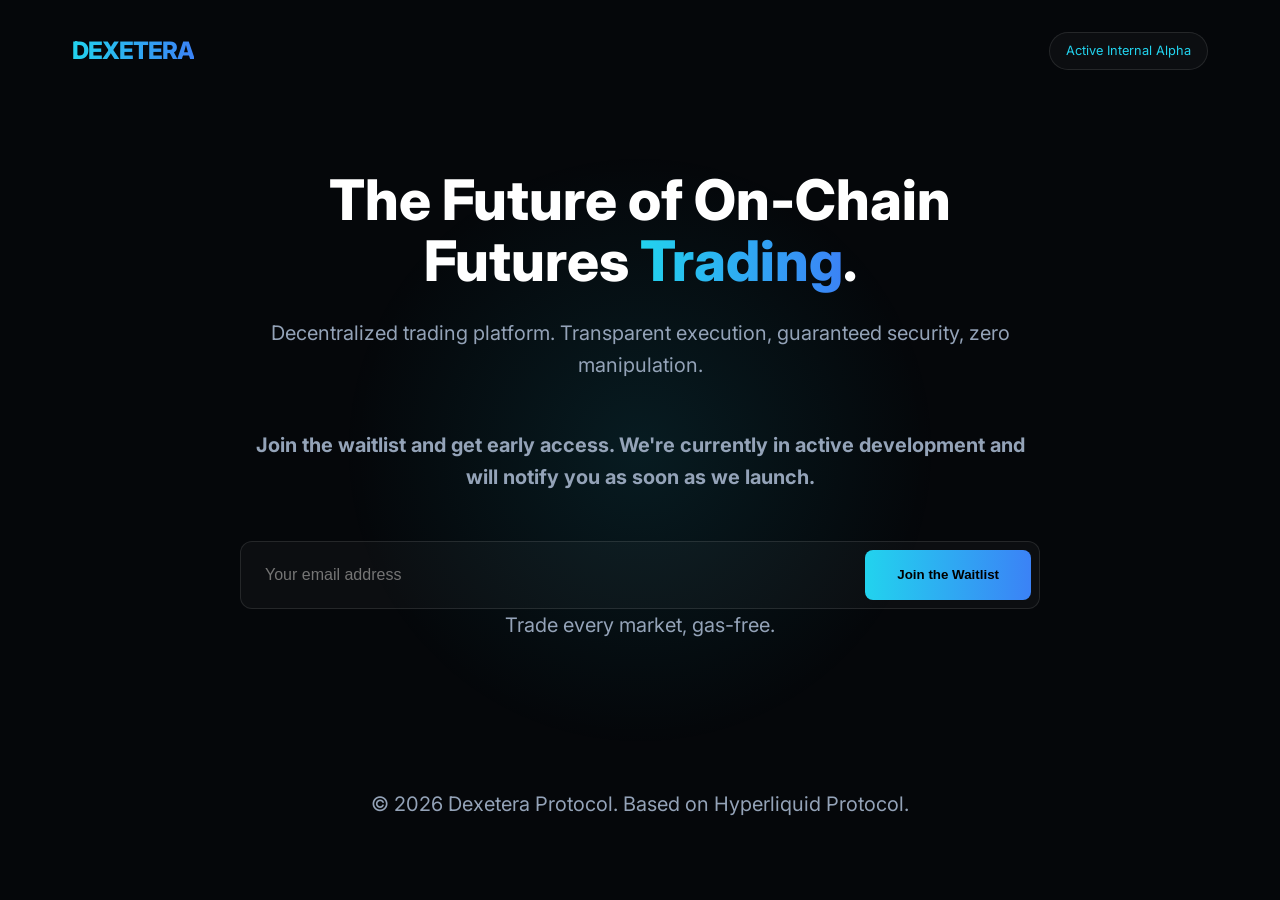
<file: dexetera-waitlist/index.html>
<!DOCTYPE html>
<html lang="en">
<head>
    <!-- Google tag (gtag.js) -->
    <script async src="https://www.googletagmanager.com/gtag/js?id=AW-18108456524"></script>
    <script>
      window.dataLayer = window.dataLayer || [];
      function gtag(){dataLayer.push(arguments);}
      gtag('js', new Date());
      gtag('config', 'AW-18108456524');
    </script>
    <meta charset="UTF-8">
    <meta name="viewport" content="width=device-width, initial-scale=1.0">
    <title>Dexetera | Waitlist</title>
    <link rel="stylesheet" href="style.css">
    <link rel="preconnect" href="https://fonts.googleapis.com">
    <link rel="preconnect" href="https://fonts.gstatic.com" crossorigin>
    <link href="https://fonts.googleapis.com/css2?family=Inter:wght@400;600;800&display=swap" rel="stylesheet">
</head>
<body>
    <div class="background-glow"></div>
    <main class="container">
        <header>
            <div class="logo">DEXETERA</div>
            <div class="status-badge">Active Internal Alpha</div>
        </header>

        <section class="hero">
            <h1>The Future of On-Chain Futures <span>Trading</span>.</h1>
            <p>Decentralized trading platform. Transparent execution, guaranteed security, zero manipulation.</p>
            
            <p><strong>Join the waitlist and get early access. We're currently in active development and will notify you as soon as we launch.</strong></p>
            
            <form id="waitlist-form">
                <div class="input-group">
                    <input type="email" id="user-email" name="email" placeholder="Your email address" required>
                    <button type="submit" id="submit-btn">Join the Waitlist</button>
                </div>
                <p id="response-msg" class="hidden"></p>
            </form>
            <iframe name="mautic-frame" style="display:none" aria-hidden="true"></iframe>
            <form id="mautic-form" action="https://m.dexetera.org/form/submit" method="POST" target="mautic-frame" style="display:none" aria-hidden="true">
                <input type="hidden" name="mauticform[formId]" value="1">
                <input type="hidden" name="mauticform[email]" id="mautic-email">
                <input type="hidden" name="mauticform[messenger]" value="1">
            </form>

            <div id="discord-cta" class="hidden">
                <p class="discord-msg">You're on the list! Join our Discord to stay updated.</p>
                <a href="https://discord.gg/FTKnFECp" target="_blank" rel="noopener noreferrer" class="btn-discord">Join our Discord →</a>
            </div>
            <p>Trade every market, gas-free.</p>
        </section>

        <footer>
            <p>&copy; 2026 Dexetera Protocol. Based on Hyperliquid Protocol.</p>
        </footer>
    </main>
    <script src="script.js"></script>
</body>
</html>
</file>
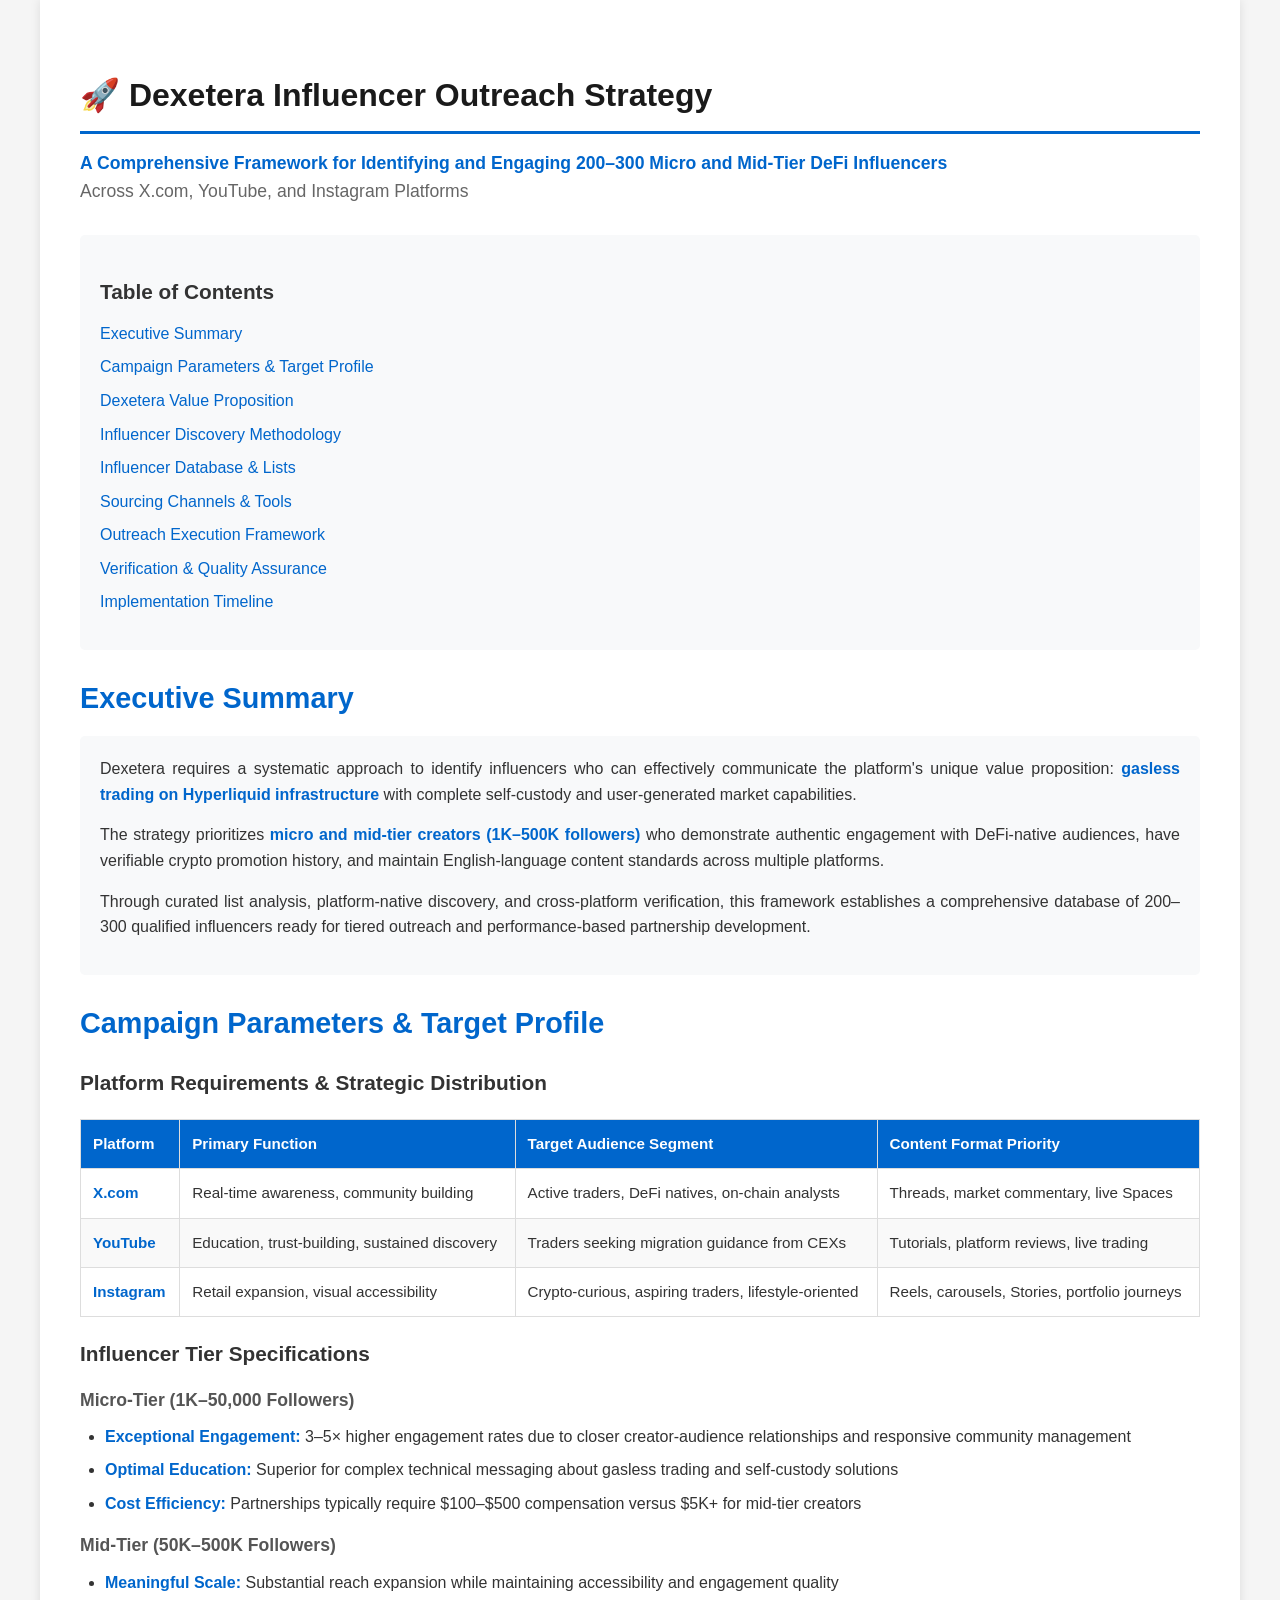
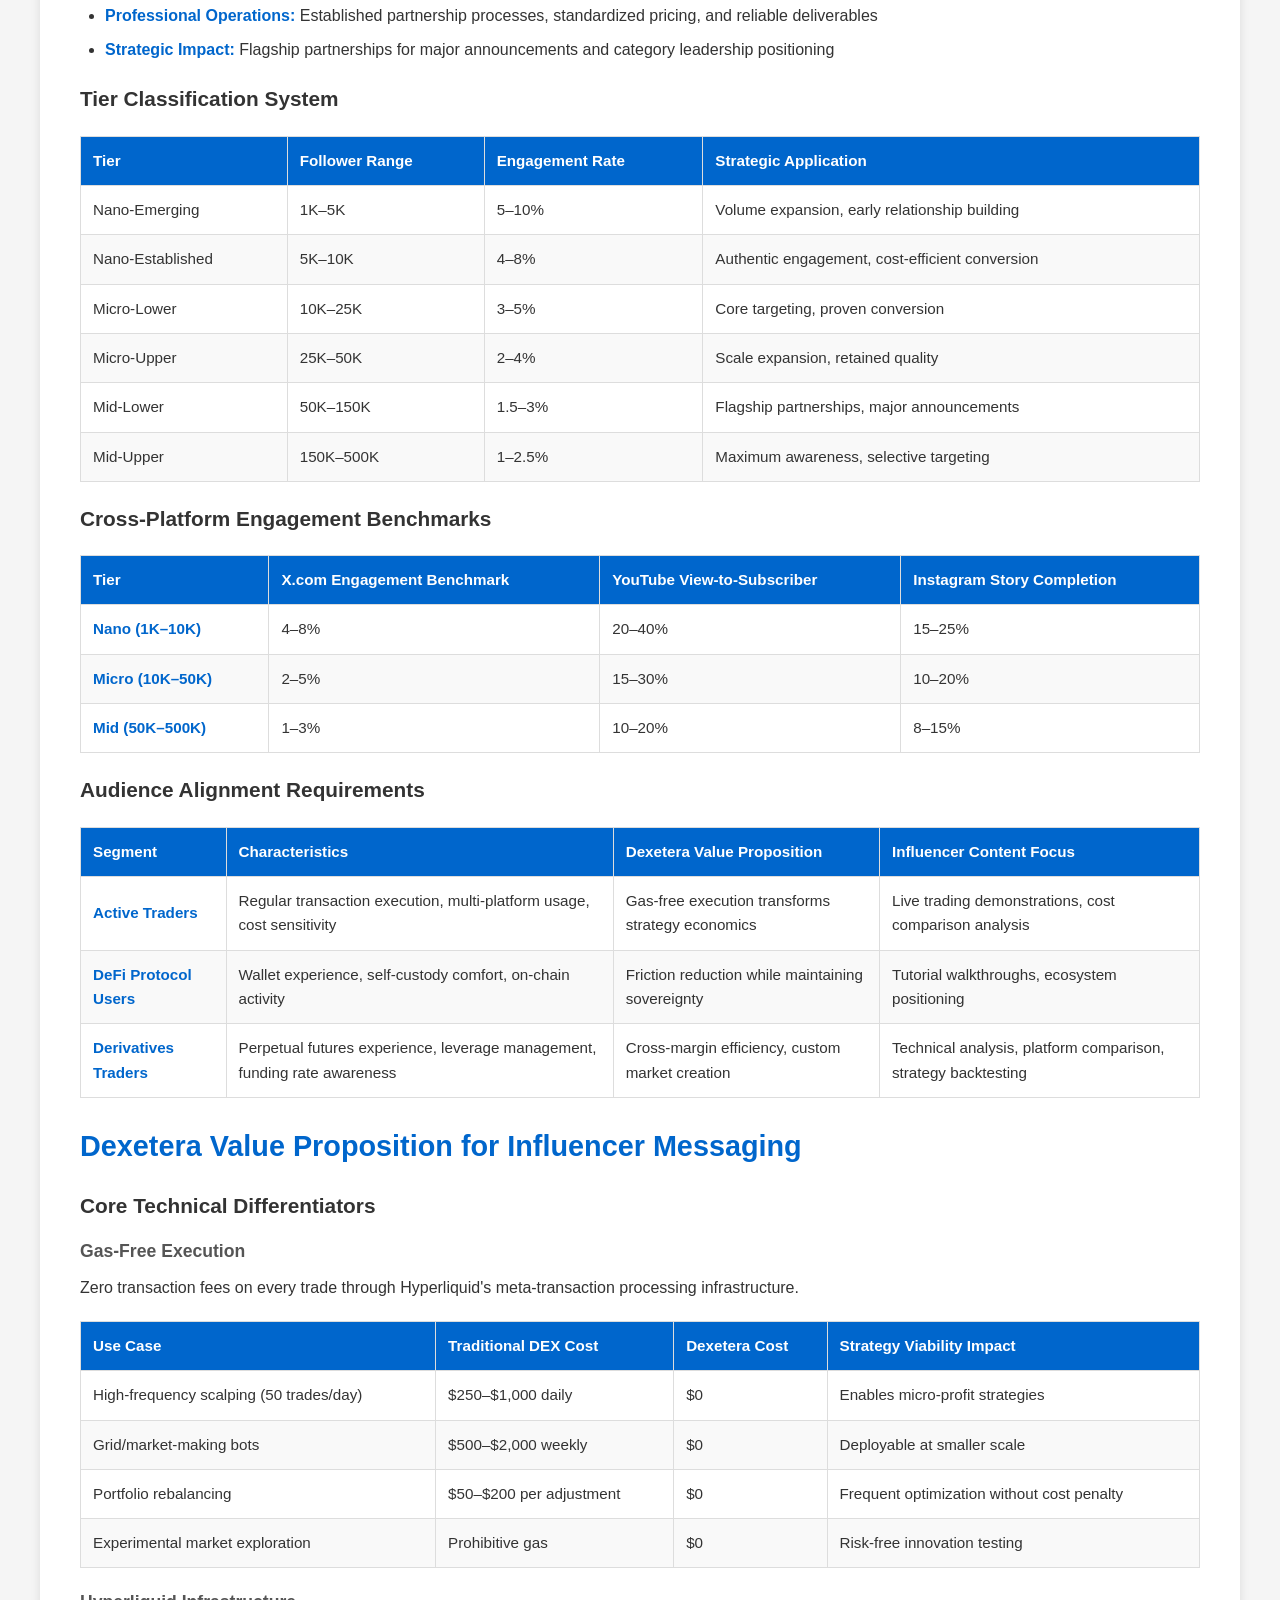
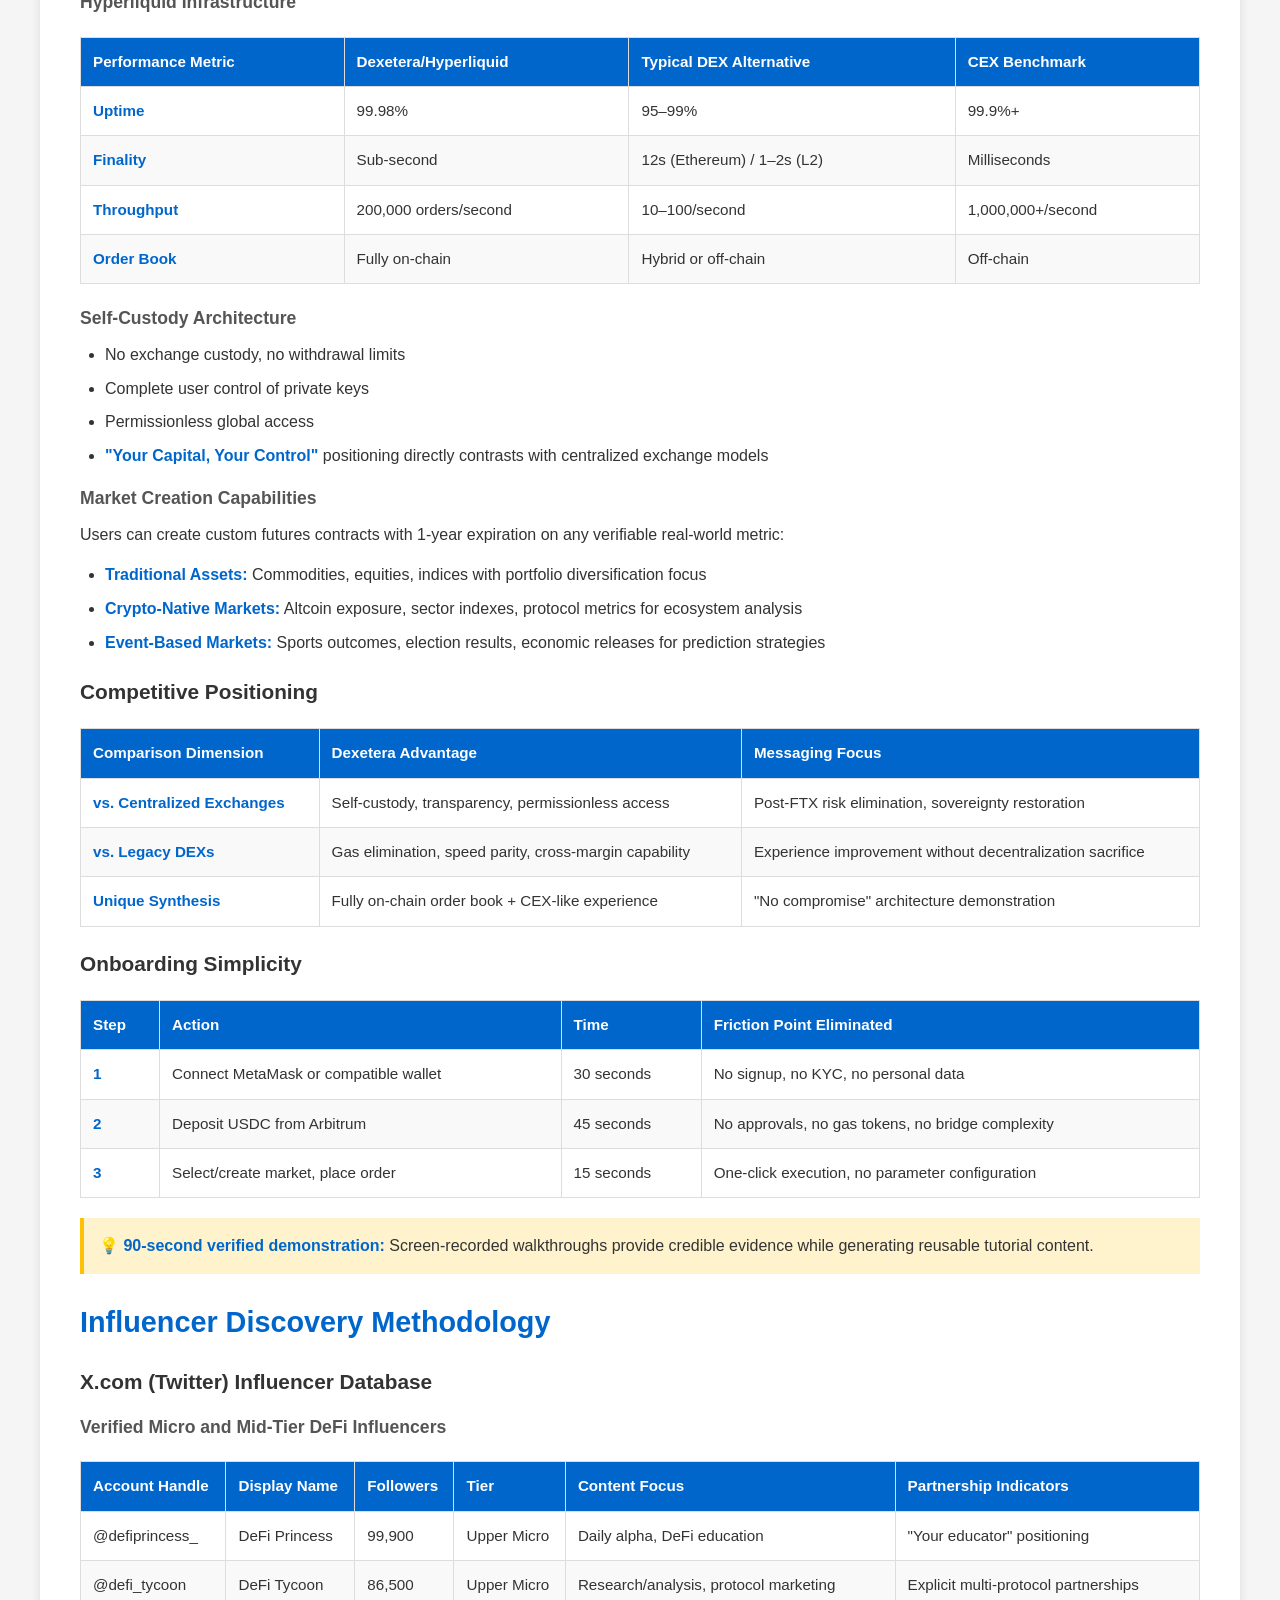
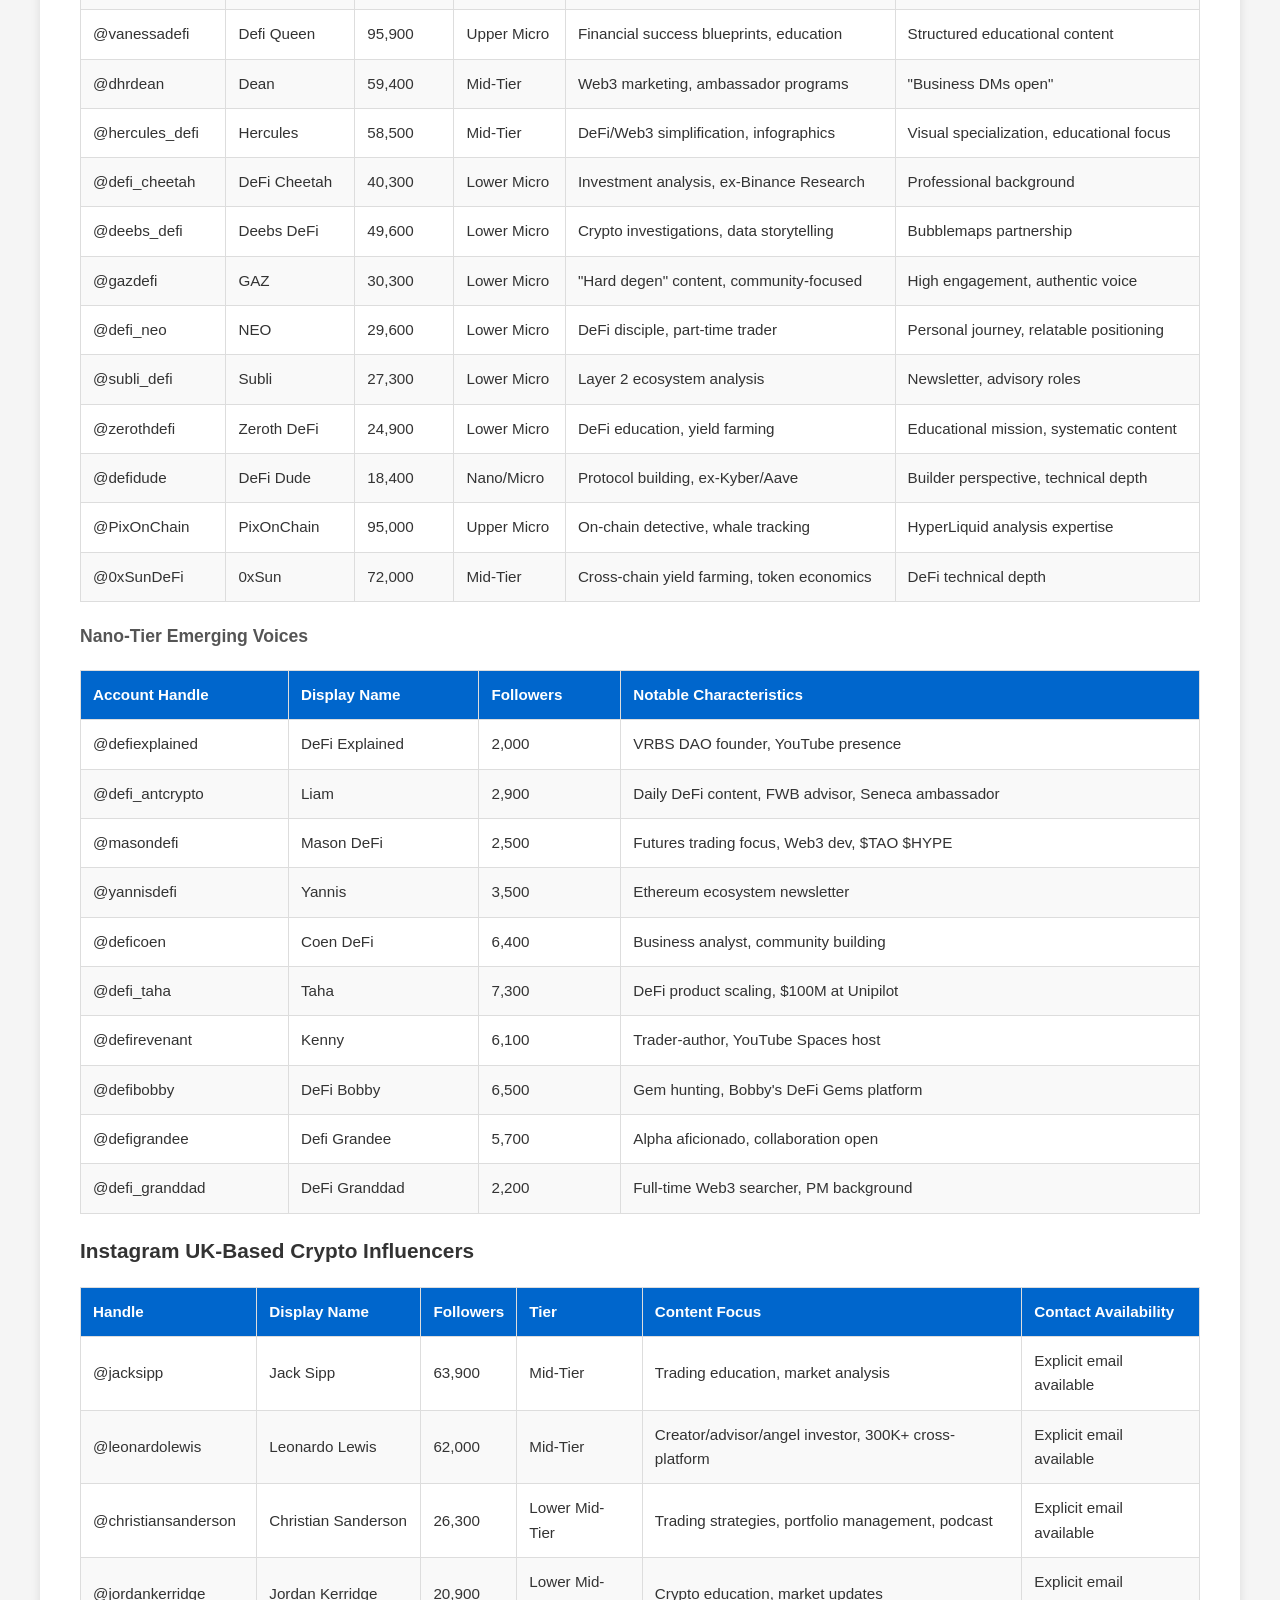
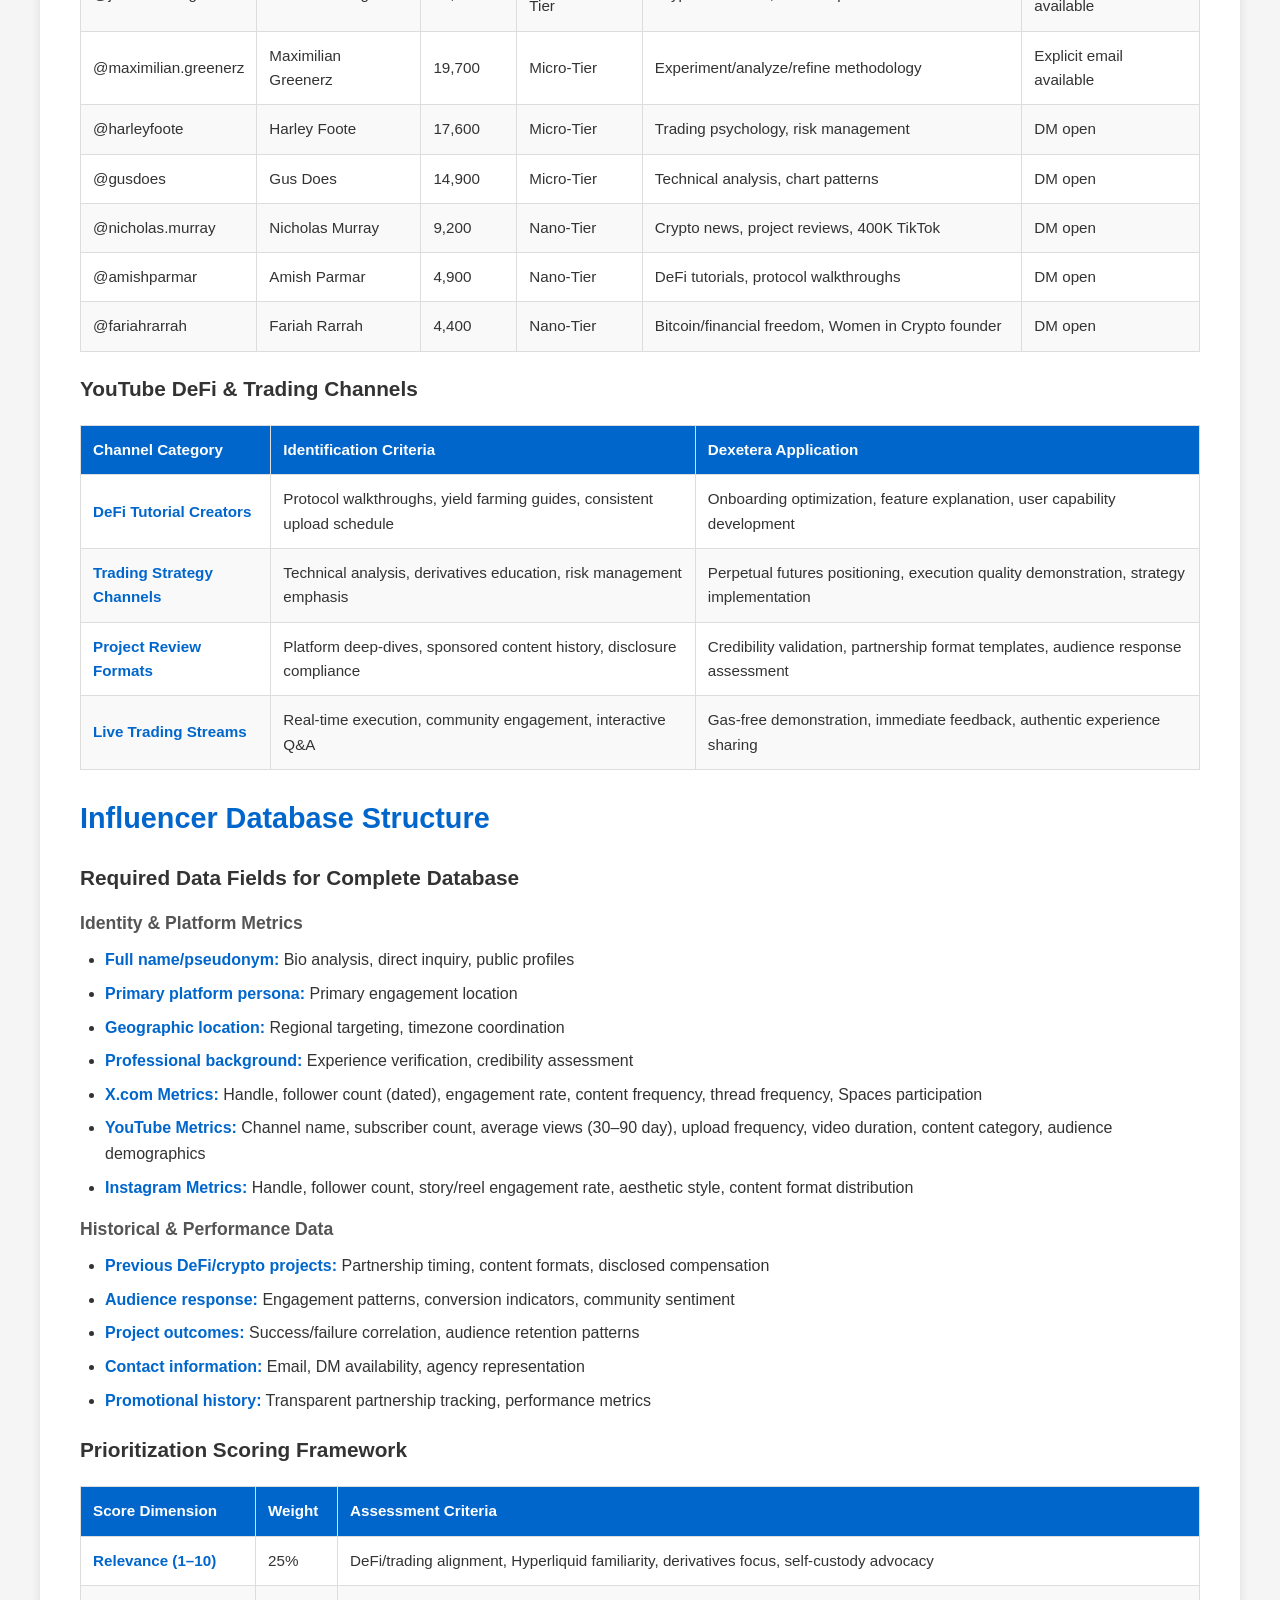
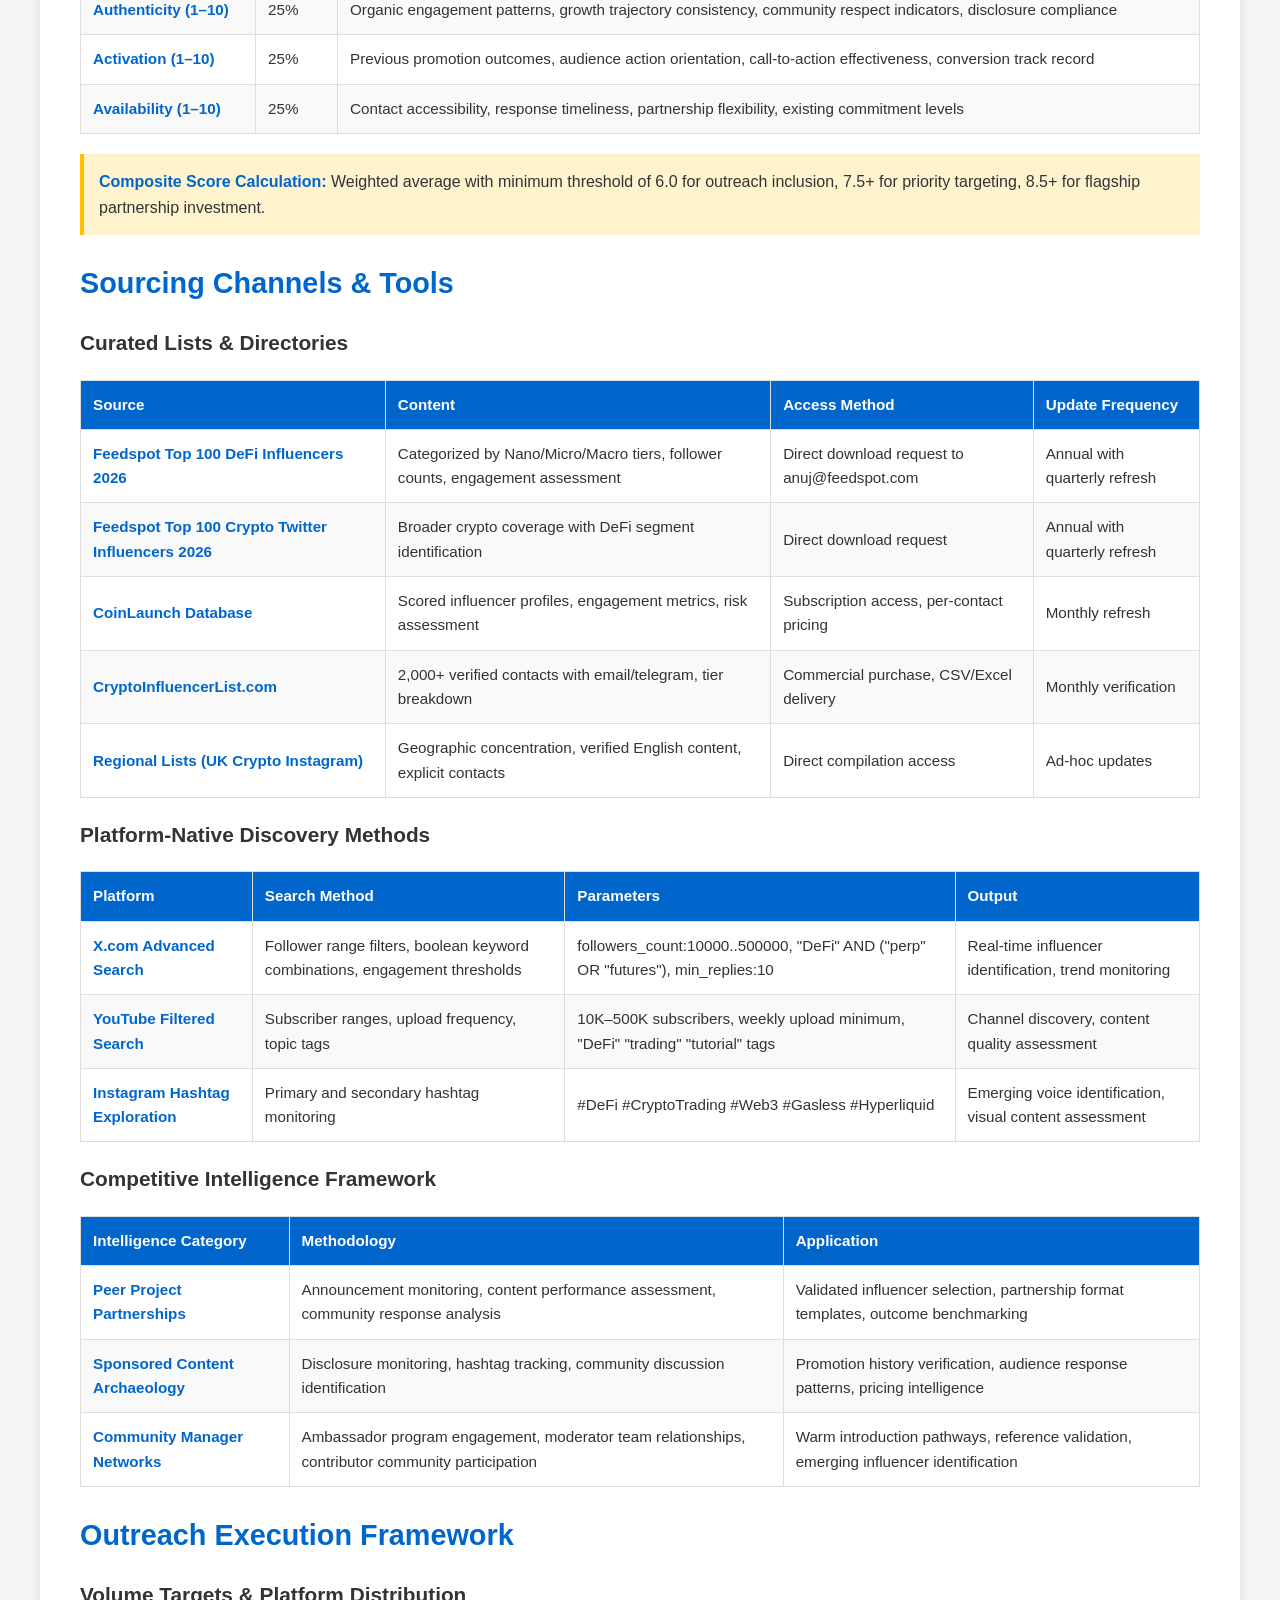
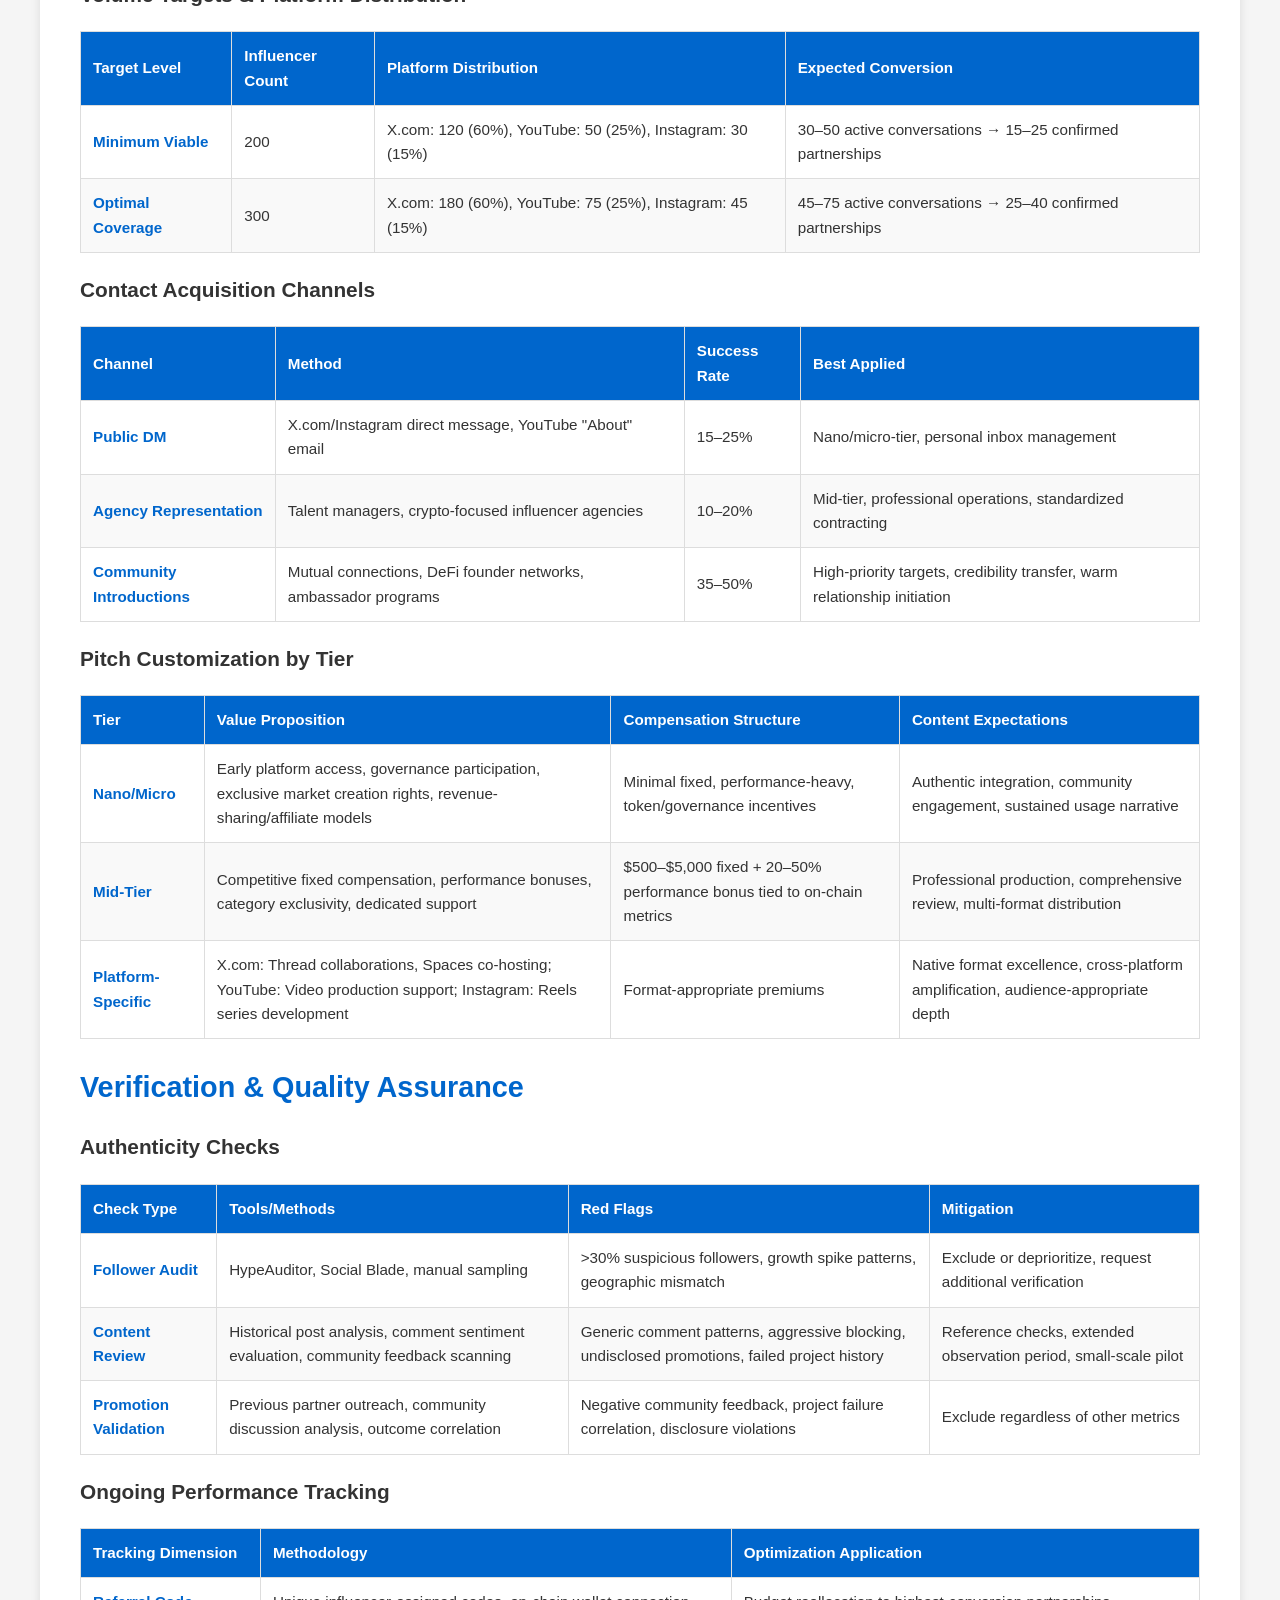
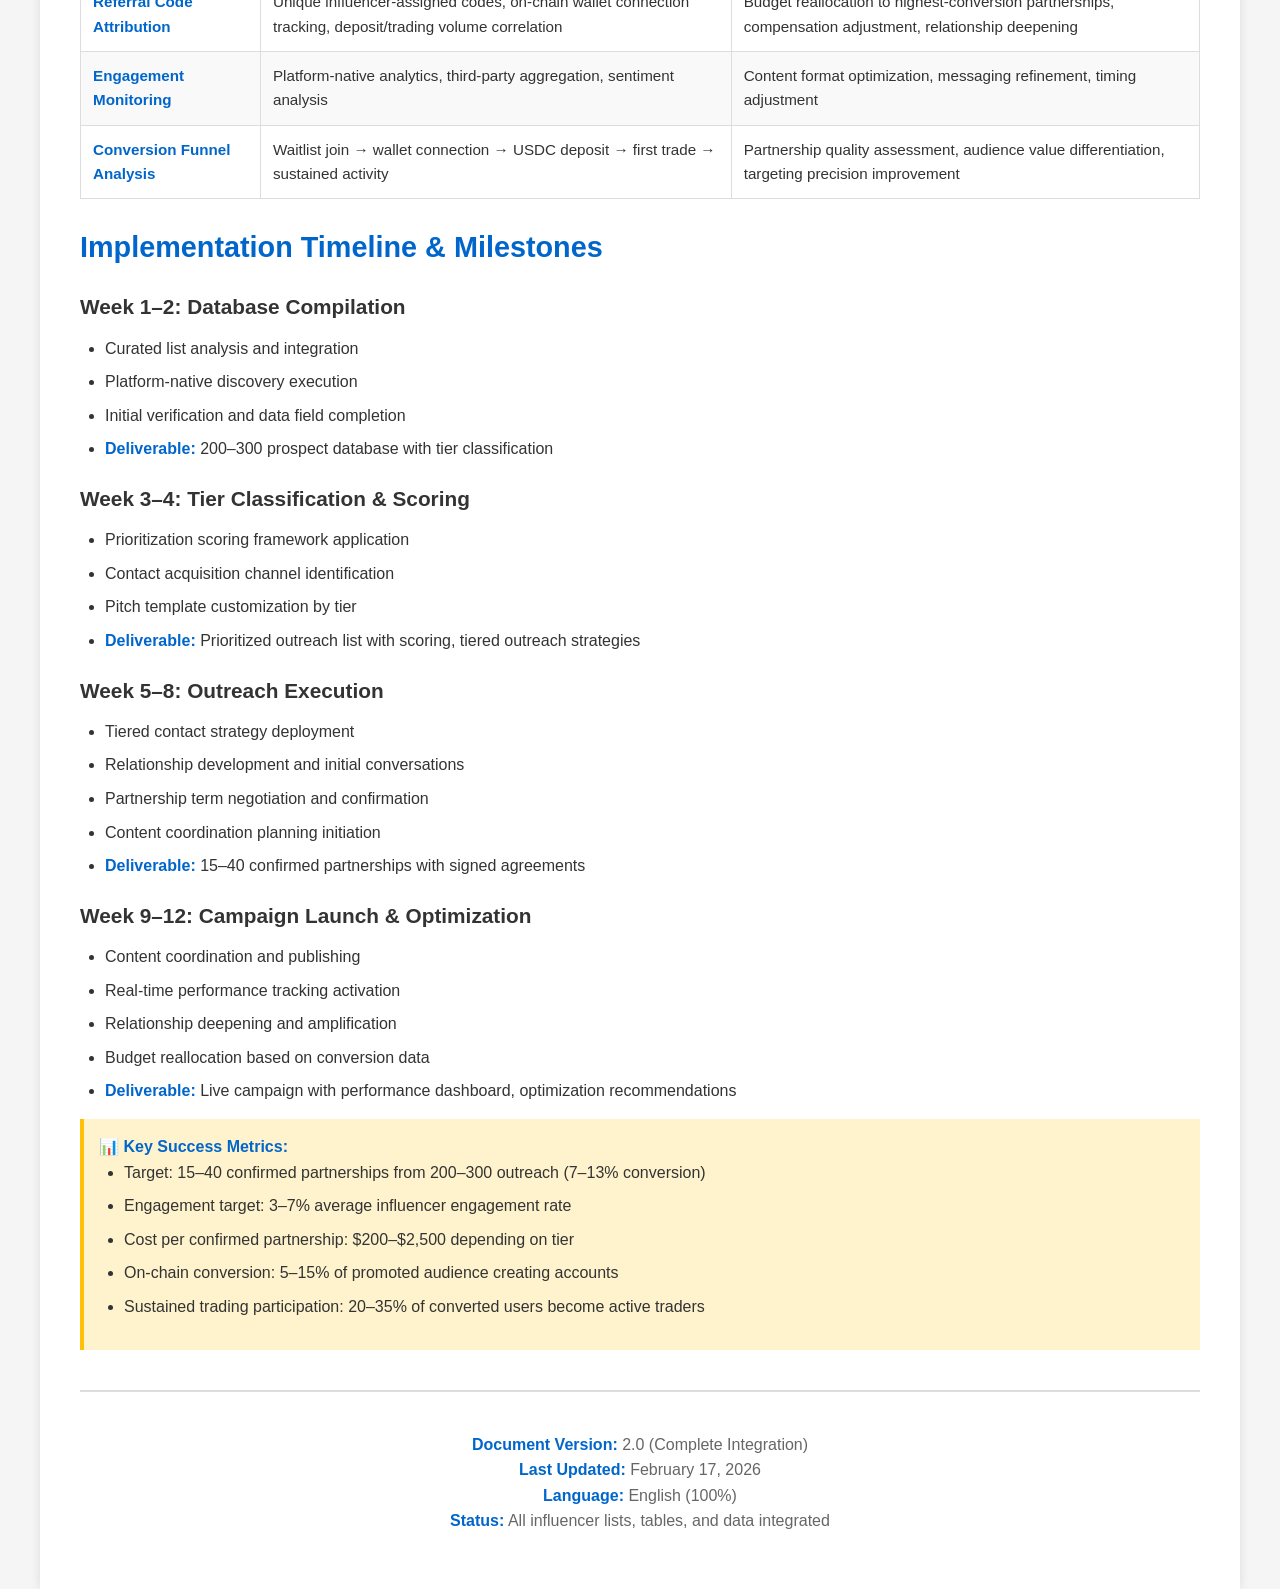
<file: marketing/index.html>
<!DOCTYPE html>
<html lang="en">
<head>
    <!-- Google tag (gtag.js) -->
    <script async src="https://www.googletagmanager.com/gtag/js?id=AW-18108456524"></script>
    <script>
      window.dataLayer = window.dataLayer || [];
      function gtag(){dataLayer.push(arguments);}
      gtag('js', new Date());
      gtag('config', 'AW-18108456524');
    </script>
    <meta charset="UTF-8">
    <meta name="viewport" content="width=device-width, initial-scale=1.0">
    <title>Dexetera Influencer Outreach Strategy</title>
    <style>
        * {
            margin: 0;
            padding: 0;
            box-sizing: border-box;
        }

        body {
            font-family: -apple-system, BlinkMacSystemFont, 'Segoe UI', Roboto, Oxygen, Ubuntu, Cantarell, sans-serif;
            line-height: 1.6;
            color: #333;
            background: #f5f5f5;
        }

        .container {
            max-width: 1200px;
            margin: 0 auto;
            background: white;
            padding: 40px;
            box-shadow: 0 0 10px rgba(0,0,0,0.1);
        }

        h1 {
            color: #1a1a1a;
            margin: 30px 0 15px 0;
            border-bottom: 3px solid #0066cc;
            padding-bottom: 10px;
        }

        h2 {
            color: #0066cc;
            margin: 25px 0 15px 0;
            font-size: 1.8em;
        }

        h3 {
            color: #333;
            margin: 20px 0 12px 0;
            font-size: 1.3em;
        }

        h4 {
            color: #555;
            margin: 15px 0 10px 0;
            font-size: 1.1em;
        }

        p {
            margin-bottom: 15px;
            text-align: justify;
        }

        table {
            width: 100%;
            border-collapse: collapse;
            margin: 20px 0;
            font-size: 0.95em;
        }

        th, td {
            border: 1px solid #ddd;
            padding: 12px;
            text-align: left;
        }

        th {
            background-color: #0066cc;
            color: white;
            font-weight: bold;
        }

        tr:nth-child(even) {
            background-color: #f9f9f9;
        }

        tr:hover {
            background-color: #f0f0f0;
        }

        strong {
            color: #0066cc;
        }

        .highlight {
            background-color: #fff3cd;
            padding: 15px;
            border-left: 4px solid #ffc107;
            margin: 15px 0;
        }

        .section-box {
            background: #f8f9fa;
            padding: 20px;
            border-radius: 5px;
            margin: 15px 0;
        }

        ul, ol {
            margin-left: 25px;
            margin-bottom: 15px;
        }

        li {
            margin-bottom: 8px;
        }

        .metric {
            display: inline-block;
            background: #e3f2fd;
            padding: 5px 12px;
            border-radius: 20px;
            margin: 5px 5px 5px 0;
            font-size: 0.9em;
        }

        code {
            background: #f5f5f5;
            padding: 2px 6px;
            border-radius: 3px;
            font-family: 'Courier New', monospace;
        }

        .toc {
            background: #f8f9fa;
            padding: 20px;
            border-radius: 5px;
            margin: 20px 0;
        }

        .toc a {
            color: #0066cc;
            text-decoration: none;
        }

        .toc a:hover {
            text-decoration: underline;
        }
    </style>
</head>
<body>
    <div class="container">
        <h1>🚀 Dexetera Influencer Outreach Strategy</h1>
        <p style="font-size: 1.1em; color: #666; margin-bottom: 30px;">
            <strong>A Comprehensive Framework for Identifying and Engaging 200–300 Micro and Mid-Tier DeFi Influencers</strong><br>
            Across X.com, YouTube, and Instagram Platforms
        </p>

        <div class="toc">
            <h3>Table of Contents</h3>
            <ul style="list-style: none; margin-left: 0;">
                <li><a href="#executive">Executive Summary</a></li>
                <li><a href="#campaign">Campaign Parameters & Target Profile</a></li>
                <li><a href="#value-prop">Dexetera Value Proposition</a></li>
                <li><a href="#discovery">Influencer Discovery Methodology</a></li>
                <li><a href="#database">Influencer Database & Lists</a></li>
                <li><a href="#sourcing">Sourcing Channels & Tools</a></li>
                <li><a href="#outreach">Outreach Execution Framework</a></li>
                <li><a href="#verification">Verification & Quality Assurance</a></li>
                <li><a href="#timeline">Implementation Timeline</a></li>
            </ul>
        </div>

        <h2 id="executive">Executive Summary</h2>
        <div class="section-box">
            <p>
                Dexetera requires a systematic approach to identify influencers who can effectively communicate the platform's unique value proposition: <strong>gasless trading on Hyperliquid infrastructure</strong> with complete self-custody and user-generated market capabilities.
            </p>
            <p>
                The strategy prioritizes <strong>micro and mid-tier creators (1K–500K followers)</strong> who demonstrate authentic engagement with DeFi-native audiences, have verifiable crypto promotion history, and maintain English-language content standards across multiple platforms.
            </p>
            <p>
                Through curated list analysis, platform-native discovery, and cross-platform verification, this framework establishes a comprehensive database of 200–300 qualified influencers ready for tiered outreach and performance-based partnership development.
            </p>
        </div>

        <h2 id="campaign">Campaign Parameters & Target Profile</h2>

        <h3>Platform Requirements & Strategic Distribution</h3>

        <table>
            <thead>
                <tr>
                    <th>Platform</th>
                    <th>Primary Function</th>
                    <th>Target Audience Segment</th>
                    <th>Content Format Priority</th>
                </tr>
            </thead>
            <tbody>
                <tr>
                    <td><strong>X.com</strong></td>
                    <td>Real-time awareness, community building</td>
                    <td>Active traders, DeFi natives, on-chain analysts</td>
                    <td>Threads, market commentary, live Spaces</td>
                </tr>
                <tr>
                    <td><strong>YouTube</strong></td>
                    <td>Education, trust-building, sustained discovery</td>
                    <td>Traders seeking migration guidance from CEXs</td>
                    <td>Tutorials, platform reviews, live trading</td>
                </tr>
                <tr>
                    <td><strong>Instagram</strong></td>
                    <td>Retail expansion, visual accessibility</td>
                    <td>Crypto-curious, aspiring traders, lifestyle-oriented</td>
                    <td>Reels, carousels, Stories, portfolio journeys</td>
                </tr>
            </tbody>
        </table>

        <h3>Influencer Tier Specifications</h3>

        <h4>Micro-Tier (1K–50,000 Followers)</h4>
        <ul>
            <li><strong>Exceptional Engagement:</strong> 3–5× higher engagement rates due to closer creator-audience relationships and responsive community management</li>
            <li><strong>Optimal Education:</strong> Superior for complex technical messaging about gasless trading and self-custody solutions</li>
            <li><strong>Cost Efficiency:</strong> Partnerships typically require $100–$500 compensation versus $5K+ for mid-tier creators</li>
        </ul>

        <h4>Mid-Tier (50K–500K Followers)</h4>
        <ul>
            <li><strong>Meaningful Scale:</strong> Substantial reach expansion while maintaining accessibility and engagement quality</li>
            <li><strong>Professional Operations:</strong> Established partnership processes, standardized pricing, and reliable deliverables</li>
            <li><strong>Strategic Impact:</strong> Flagship partnerships for major announcements and category leadership positioning</li>
        </ul>

        <h3>Tier Classification System</h3>
        <table>
            <thead>
                <tr>
                    <th>Tier</th>
                    <th>Follower Range</th>
                    <th>Engagement Rate</th>
                    <th>Strategic Application</th>
                </tr>
            </thead>
            <tbody>
                <tr>
                    <td>Nano-Emerging</td>
                    <td>1K–5K</td>
                    <td>5–10%</td>
                    <td>Volume expansion, early relationship building</td>
                </tr>
                <tr>
                    <td>Nano-Established</td>
                    <td>5K–10K</td>
                    <td>4–8%</td>
                    <td>Authentic engagement, cost-efficient conversion</td>
                </tr>
                <tr>
                    <td>Micro-Lower</td>
                    <td>10K–25K</td>
                    <td>3–5%</td>
                    <td>Core targeting, proven conversion</td>
                </tr>
                <tr>
                    <td>Micro-Upper</td>
                    <td>25K–50K</td>
                    <td>2–4%</td>
                    <td>Scale expansion, retained quality</td>
                </tr>
                <tr>
                    <td>Mid-Lower</td>
                    <td>50K–150K</td>
                    <td>1.5–3%</td>
                    <td>Flagship partnerships, major announcements</td>
                </tr>
                <tr>
                    <td>Mid-Upper</td>
                    <td>150K–500K</td>
                    <td>1–2.5%</td>
                    <td>Maximum awareness, selective targeting</td>
                </tr>
            </tbody>
        </table>

        <h3>Cross-Platform Engagement Benchmarks</h3>
        <table>
            <thead>
                <tr>
                    <th>Tier</th>
                    <th>X.com Engagement Benchmark</th>
                    <th>YouTube View-to-Subscriber</th>
                    <th>Instagram Story Completion</th>
                </tr>
            </thead>
            <tbody>
                <tr>
                    <td><strong>Nano (1K–10K)</strong></td>
                    <td>4–8%</td>
                    <td>20–40%</td>
                    <td>15–25%</td>
                </tr>
                <tr>
                    <td><strong>Micro (10K–50K)</strong></td>
                    <td>2–5%</td>
                    <td>15–30%</td>
                    <td>10–20%</td>
                </tr>
                <tr>
                    <td><strong>Mid (50K–500K)</strong></td>
                    <td>1–3%</td>
                    <td>10–20%</td>
                    <td>8–15%</td>
                </tr>
            </tbody>
        </table>

        <h3>Audience Alignment Requirements</h3>
        <table>
            <thead>
                <tr>
                    <th>Segment</th>
                    <th>Characteristics</th>
                    <th>Dexetera Value Proposition</th>
                    <th>Influencer Content Focus</th>
                </tr>
            </thead>
            <tbody>
                <tr>
                    <td><strong>Active Traders</strong></td>
                    <td>Regular transaction execution, multi-platform usage, cost sensitivity</td>
                    <td>Gas-free execution transforms strategy economics</td>
                    <td>Live trading demonstrations, cost comparison analysis</td>
                </tr>
                <tr>
                    <td><strong>DeFi Protocol Users</strong></td>
                    <td>Wallet experience, self-custody comfort, on-chain activity</td>
                    <td>Friction reduction while maintaining sovereignty</td>
                    <td>Tutorial walkthroughs, ecosystem positioning</td>
                </tr>
                <tr>
                    <td><strong>Derivatives Traders</strong></td>
                    <td>Perpetual futures experience, leverage management, funding rate awareness</td>
                    <td>Cross-margin efficiency, custom market creation</td>
                    <td>Technical analysis, platform comparison, strategy backtesting</td>
                </tr>
            </tbody>
        </table>

        <h2 id="value-prop">Dexetera Value Proposition for Influencer Messaging</h2>

        <h3>Core Technical Differentiators</h3>

        <h4>Gas-Free Execution</h4>
        <p>Zero transaction fees on every trade through Hyperliquid's meta-transaction processing infrastructure.</p>
        <table>
            <thead>
                <tr>
                    <th>Use Case</th>
                    <th>Traditional DEX Cost</th>
                    <th>Dexetera Cost</th>
                    <th>Strategy Viability Impact</th>
                </tr>
            </thead>
            <tbody>
                <tr>
                    <td>High-frequency scalping (50 trades/day)</td>
                    <td>$250–$1,000 daily</td>
                    <td>$0</td>
                    <td>Enables micro-profit strategies</td>
                </tr>
                <tr>
                    <td>Grid/market-making bots</td>
                    <td>$500–$2,000 weekly</td>
                    <td>$0</td>
                    <td>Deployable at smaller scale</td>
                </tr>
                <tr>
                    <td>Portfolio rebalancing</td>
                    <td>$50–$200 per adjustment</td>
                    <td>$0</td>
                    <td>Frequent optimization without cost penalty</td>
                </tr>
                <tr>
                    <td>Experimental market exploration</td>
                    <td>Prohibitive gas</td>
                    <td>$0</td>
                    <td>Risk-free innovation testing</td>
                </tr>
            </tbody>
        </table>

        <h4>Hyperliquid Infrastructure</h4>
        <table>
            <thead>
                <tr>
                    <th>Performance Metric</th>
                    <th>Dexetera/Hyperliquid</th>
                    <th>Typical DEX Alternative</th>
                    <th>CEX Benchmark</th>
                </tr>
            </thead>
            <tbody>
                <tr>
                    <td><strong>Uptime</strong></td>
                    <td>99.98%</td>
                    <td>95–99%</td>
                    <td>99.9%+</td>
                </tr>
                <tr>
                    <td><strong>Finality</strong></td>
                    <td>Sub-second</td>
                    <td>12s (Ethereum) / 1–2s (L2)</td>
                    <td>Milliseconds</td>
                </tr>
                <tr>
                    <td><strong>Throughput</strong></td>
                    <td>200,000 orders/second</td>
                    <td>10–100/second</td>
                    <td>1,000,000+/second</td>
                </tr>
                <tr>
                    <td><strong>Order Book</strong></td>
                    <td>Fully on-chain</td>
                    <td>Hybrid or off-chain</td>
                    <td>Off-chain</td>
                </tr>
            </tbody>
        </table>

        <h4>Self-Custody Architecture</h4>
        <ul>
            <li>No exchange custody, no withdrawal limits</li>
            <li>Complete user control of private keys</li>
            <li>Permissionless global access</li>
            <li><strong>"Your Capital, Your Control"</strong> positioning directly contrasts with centralized exchange models</li>
        </ul>

        <h4>Market Creation Capabilities</h4>
        <p>Users can create custom futures contracts with 1-year expiration on any verifiable real-world metric:</p>
        <ul>
            <li><strong>Traditional Assets:</strong> Commodities, equities, indices with portfolio diversification focus</li>
            <li><strong>Crypto-Native Markets:</strong> Altcoin exposure, sector indexes, protocol metrics for ecosystem analysis</li>
            <li><strong>Event-Based Markets:</strong> Sports outcomes, election results, economic releases for prediction strategies</li>
        </ul>

        <h3>Competitive Positioning</h3>
        <table>
            <thead>
                <tr>
                    <th>Comparison Dimension</th>
                    <th>Dexetera Advantage</th>
                    <th>Messaging Focus</th>
                </tr>
            </thead>
            <tbody>
                <tr>
                    <td><strong>vs. Centralized Exchanges</strong></td>
                    <td>Self-custody, transparency, permissionless access</td>
                    <td>Post-FTX risk elimination, sovereignty restoration</td>
                </tr>
                <tr>
                    <td><strong>vs. Legacy DEXs</strong></td>
                    <td>Gas elimination, speed parity, cross-margin capability</td>
                    <td>Experience improvement without decentralization sacrifice</td>
                </tr>
                <tr>
                    <td><strong>Unique Synthesis</strong></td>
                    <td>Fully on-chain order book + CEX-like experience</td>
                    <td>"No compromise" architecture demonstration</td>
                </tr>
            </tbody>
        </table>

        <h3>Onboarding Simplicity</h3>
        <table>
            <thead>
                <tr>
                    <th>Step</th>
                    <th>Action</th>
                    <th>Time</th>
                    <th>Friction Point Eliminated</th>
                </tr>
            </thead>
            <tbody>
                <tr>
                    <td><strong>1</strong></td>
                    <td>Connect MetaMask or compatible wallet</td>
                    <td>30 seconds</td>
                    <td>No signup, no KYC, no personal data</td>
                </tr>
                <tr>
                    <td><strong>2</strong></td>
                    <td>Deposit USDC from Arbitrum</td>
                    <td>45 seconds</td>
                    <td>No approvals, no gas tokens, no bridge complexity</td>
                </tr>
                <tr>
                    <td><strong>3</strong></td>
                    <td>Select/create market, place order</td>
                    <td>15 seconds</td>
                    <td>One-click execution, no parameter configuration</td>
                </tr>
            </tbody>
        </table>

        <div class="highlight">
            <strong>💡 90-second verified demonstration:</strong> Screen-recorded walkthroughs provide credible evidence while generating reusable tutorial content.
        </div>

        <h2 id="discovery">Influencer Discovery Methodology</h2>

        <h3>X.com (Twitter) Influencer Database</h3>

        <h4>Verified Micro and Mid-Tier DeFi Influencers</h4>
        <table>
            <thead>
                <tr>
                    <th>Account Handle</th>
                    <th>Display Name</th>
                    <th>Followers</th>
                    <th>Tier</th>
                    <th>Content Focus</th>
                    <th>Partnership Indicators</th>
                </tr>
            </thead>
            <tbody>
                <tr>
                    <td>@defiprincess_</td>
                    <td>DeFi Princess</td>
                    <td>99,900</td>
                    <td>Upper Micro</td>
                    <td>Daily alpha, DeFi education</td>
                    <td>"Your educator" positioning</td>
                </tr>
                <tr>
                    <td>@defi_tycoon</td>
                    <td>DeFi Tycoon</td>
                    <td>86,500</td>
                    <td>Upper Micro</td>
                    <td>Research/analysis, protocol marketing</td>
                    <td>Explicit multi-protocol partnerships</td>
                </tr>
                <tr>
                    <td>@vanessadefi</td>
                    <td>Defi Queen</td>
                    <td>95,900</td>
                    <td>Upper Micro</td>
                    <td>Financial success blueprints, education</td>
                    <td>Structured educational content</td>
                </tr>
                <tr>
                    <td>@dhrdean</td>
                    <td>Dean</td>
                    <td>59,400</td>
                    <td>Mid-Tier</td>
                    <td>Web3 marketing, ambassador programs</td>
                    <td>"Business DMs open"</td>
                </tr>
                <tr>
                    <td>@hercules_defi</td>
                    <td>Hercules</td>
                    <td>58,500</td>
                    <td>Mid-Tier</td>
                    <td>DeFi/Web3 simplification, infographics</td>
                    <td>Visual specialization, educational focus</td>
                </tr>
                <tr>
                    <td>@defi_cheetah</td>
                    <td>DeFi Cheetah</td>
                    <td>40,300</td>
                    <td>Lower Micro</td>
                    <td>Investment analysis, ex-Binance Research</td>
                    <td>Professional background</td>
                </tr>
                <tr>
                    <td>@deebs_defi</td>
                    <td>Deebs DeFi</td>
                    <td>49,600</td>
                    <td>Lower Micro</td>
                    <td>Crypto investigations, data storytelling</td>
                    <td>Bubblemaps partnership</td>
                </tr>
                <tr>
                    <td>@gazdefi</td>
                    <td>GAZ</td>
                    <td>30,300</td>
                    <td>Lower Micro</td>
                    <td>"Hard degen" content, community-focused</td>
                    <td>High engagement, authentic voice</td>
                </tr>
                <tr>
                    <td>@defi_neo</td>
                    <td>NEO</td>
                    <td>29,600</td>
                    <td>Lower Micro</td>
                    <td>DeFi disciple, part-time trader</td>
                    <td>Personal journey, relatable positioning</td>
                </tr>
                <tr>
                    <td>@subli_defi</td>
                    <td>Subli</td>
                    <td>27,300</td>
                    <td>Lower Micro</td>
                    <td>Layer 2 ecosystem analysis</td>
                    <td>Newsletter, advisory roles</td>
                </tr>
                <tr>
                    <td>@zerothdefi</td>
                    <td>Zeroth DeFi</td>
                    <td>24,900</td>
                    <td>Lower Micro</td>
                    <td>DeFi education, yield farming</td>
                    <td>Educational mission, systematic content</td>
                </tr>
                <tr>
                    <td>@defidude</td>
                    <td>DeFi Dude</td>
                    <td>18,400</td>
                    <td>Nano/Micro</td>
                    <td>Protocol building, ex-Kyber/Aave</td>
                    <td>Builder perspective, technical depth</td>
                </tr>
                <tr>
                    <td>@PixOnChain</td>
                    <td>PixOnChain</td>
                    <td>95,000</td>
                    <td>Upper Micro</td>
                    <td>On-chain detective, whale tracking</td>
                    <td>HyperLiquid analysis expertise</td>
                </tr>
                <tr>
                    <td>@0xSunDeFi</td>
                    <td>0xSun</td>
                    <td>72,000</td>
                    <td>Mid-Tier</td>
                    <td>Cross-chain yield farming, token economics</td>
                    <td>DeFi technical depth</td>
                </tr>
            </tbody>
        </table>

        <h4>Nano-Tier Emerging Voices</h4>
        <table>
            <thead>
                <tr>
                    <th>Account Handle</th>
                    <th>Display Name</th>
                    <th>Followers</th>
                    <th>Notable Characteristics</th>
                </tr>
            </thead>
            <tbody>
                <tr>
                    <td>@defiexplained</td>
                    <td>DeFi Explained</td>
                    <td>2,000</td>
                    <td>VRBS DAO founder, YouTube presence</td>
                </tr>
                <tr>
                    <td>@defi_antcrypto</td>
                    <td>Liam</td>
                    <td>2,900</td>
                    <td>Daily DeFi content, FWB advisor, Seneca ambassador</td>
                </tr>
                <tr>
                    <td>@masondefi</td>
                    <td>Mason DeFi</td>
                    <td>2,500</td>
                    <td>Futures trading focus, Web3 dev, $TAO $HYPE</td>
                </tr>
                <tr>
                    <td>@yannisdefi</td>
                    <td>Yannis</td>
                    <td>3,500</td>
                    <td>Ethereum ecosystem newsletter</td>
                </tr>
                <tr>
                    <td>@deficoen</td>
                    <td>Coen DeFi</td>
                    <td>6,400</td>
                    <td>Business analyst, community building</td>
                </tr>
                <tr>
                    <td>@defi_taha</td>
                    <td>Taha</td>
                    <td>7,300</td>
                    <td>DeFi product scaling, $100M at Unipilot</td>
                </tr>
                <tr>
                    <td>@defirevenant</td>
                    <td>Kenny</td>
                    <td>6,100</td>
                    <td>Trader-author, YouTube Spaces host</td>
                </tr>
                <tr>
                    <td>@defibobby</td>
                    <td>DeFi Bobby</td>
                    <td>6,500</td>
                    <td>Gem hunting, Bobby's DeFi Gems platform</td>
                </tr>
                <tr>
                    <td>@defigrandee</td>
                    <td>Defi Grandee</td>
                    <td>5,700</td>
                    <td>Alpha aficionado, collaboration open</td>
                </tr>
                <tr>
                    <td>@defi_granddad</td>
                    <td>DeFi Granddad</td>
                    <td>2,200</td>
                    <td>Full-time Web3 searcher, PM background</td>
                </tr>
            </tbody>
        </table>

        <h3>Instagram UK-Based Crypto Influencers</h3>
        <table>
            <thead>
                <tr>
                    <th>Handle</th>
                    <th>Display Name</th>
                    <th>Followers</th>
                    <th>Tier</th>
                    <th>Content Focus</th>
                    <th>Contact Availability</th>
                </tr>
            </thead>
            <tbody>
                <tr>
                    <td>@jacksipp</td>
                    <td>Jack Sipp</td>
                    <td>63,900</td>
                    <td>Mid-Tier</td>
                    <td>Trading education, market analysis</td>
                    <td>Explicit email available</td>
                </tr>
                <tr>
                    <td>@leonardolewis</td>
                    <td>Leonardo Lewis</td>
                    <td>62,000</td>
                    <td>Mid-Tier</td>
                    <td>Creator/advisor/angel investor, 300K+ cross-platform</td>
                    <td>Explicit email available</td>
                </tr>
                <tr>
                    <td>@christiansanderson</td>
                    <td>Christian Sanderson</td>
                    <td>26,300</td>
                    <td>Lower Mid-Tier</td>
                    <td>Trading strategies, portfolio management, podcast</td>
                    <td>Explicit email available</td>
                </tr>
                <tr>
                    <td>@jordankerridge</td>
                    <td>Jordan Kerridge</td>
                    <td>20,900</td>
                    <td>Lower Mid-Tier</td>
                    <td>Crypto education, market updates</td>
                    <td>Explicit email available</td>
                </tr>
                <tr>
                    <td>@maximilian.greenerz</td>
                    <td>Maximilian Greenerz</td>
                    <td>19,700</td>
                    <td>Micro-Tier</td>
                    <td>Experiment/analyze/refine methodology</td>
                    <td>Explicit email available</td>
                </tr>
                <tr>
                    <td>@harleyfoote</td>
                    <td>Harley Foote</td>
                    <td>17,600</td>
                    <td>Micro-Tier</td>
                    <td>Trading psychology, risk management</td>
                    <td>DM open</td>
                </tr>
                <tr>
                    <td>@gusdoes</td>
                    <td>Gus Does</td>
                    <td>14,900</td>
                    <td>Micro-Tier</td>
                    <td>Technical analysis, chart patterns</td>
                    <td>DM open</td>
                </tr>
                <tr>
                    <td>@nicholas.murray</td>
                    <td>Nicholas Murray</td>
                    <td>9,200</td>
                    <td>Nano-Tier</td>
                    <td>Crypto news, project reviews, 400K TikTok</td>
                    <td>DM open</td>
                </tr>
                <tr>
                    <td>@amishparmar</td>
                    <td>Amish Parmar</td>
                    <td>4,900</td>
                    <td>Nano-Tier</td>
                    <td>DeFi tutorials, protocol walkthroughs</td>
                    <td>DM open</td>
                </tr>
                <tr>
                    <td>@fariahrarrah</td>
                    <td>Fariah Rarrah</td>
                    <td>4,400</td>
                    <td>Nano-Tier</td>
                    <td>Bitcoin/financial freedom, Women in Crypto founder</td>
                    <td>DM open</td>
                </tr>
            </tbody>
        </table>

        <h3>YouTube DeFi & Trading Channels</h3>
        <table>
            <thead>
                <tr>
                    <th>Channel Category</th>
                    <th>Identification Criteria</th>
                    <th>Dexetera Application</th>
                </tr>
            </thead>
            <tbody>
                <tr>
                    <td><strong>DeFi Tutorial Creators</strong></td>
                    <td>Protocol walkthroughs, yield farming guides, consistent upload schedule</td>
                    <td>Onboarding optimization, feature explanation, user capability development</td>
                </tr>
                <tr>
                    <td><strong>Trading Strategy Channels</strong></td>
                    <td>Technical analysis, derivatives education, risk management emphasis</td>
                    <td>Perpetual futures positioning, execution quality demonstration, strategy implementation</td>
                </tr>
                <tr>
                    <td><strong>Project Review Formats</strong></td>
                    <td>Platform deep-dives, sponsored content history, disclosure compliance</td>
                    <td>Credibility validation, partnership format templates, audience response assessment</td>
                </tr>
                <tr>
                    <td><strong>Live Trading Streams</strong></td>
                    <td>Real-time execution, community engagement, interactive Q&A</td>
                    <td>Gas-free demonstration, immediate feedback, authentic experience sharing</td>
                </tr>
            </tbody>
        </table>

        <h2 id="database">Influencer Database Structure</h2>

        <h3>Required Data Fields for Complete Database</h3>

        <h4>Identity & Platform Metrics</h4>
        <ul>
            <li><strong>Full name/pseudonym:</strong> Bio analysis, direct inquiry, public profiles</li>
            <li><strong>Primary platform persona:</strong> Primary engagement location</li>
            <li><strong>Geographic location:</strong> Regional targeting, timezone coordination</li>
            <li><strong>Professional background:</strong> Experience verification, credibility assessment</li>
            <li><strong>X.com Metrics:</strong> Handle, follower count (dated), engagement rate, content frequency, thread frequency, Spaces participation</li>
            <li><strong>YouTube Metrics:</strong> Channel name, subscriber count, average views (30–90 day), upload frequency, video duration, content category, audience demographics</li>
            <li><strong>Instagram Metrics:</strong> Handle, follower count, story/reel engagement rate, aesthetic style, content format distribution</li>
        </ul>

        <h4>Historical & Performance Data</h4>
        <ul>
            <li><strong>Previous DeFi/crypto projects:</strong> Partnership timing, content formats, disclosed compensation</li>
            <li><strong>Audience response:</strong> Engagement patterns, conversion indicators, community sentiment</li>
            <li><strong>Project outcomes:</strong> Success/failure correlation, audience retention patterns</li>
            <li><strong>Contact information:</strong> Email, DM availability, agency representation</li>
            <li><strong>Promotional history:</strong> Transparent partnership tracking, performance metrics</li>
        </ul>

        <h3>Prioritization Scoring Framework</h3>
        <table>
            <thead>
                <tr>
                    <th>Score Dimension</th>
                    <th>Weight</th>
                    <th>Assessment Criteria</th>
                </tr>
            </thead>
            <tbody>
                <tr>
                    <td><strong>Relevance (1–10)</strong></td>
                    <td>25%</td>
                    <td>DeFi/trading alignment, Hyperliquid familiarity, derivatives focus, self-custody advocacy</td>
                </tr>
                <tr>
                    <td><strong>Authenticity (1–10)</strong></td>
                    <td>25%</td>
                    <td>Organic engagement patterns, growth trajectory consistency, community respect indicators, disclosure compliance</td>
                </tr>
                <tr>
                    <td><strong>Activation (1–10)</strong></td>
                    <td>25%</td>
                    <td>Previous promotion outcomes, audience action orientation, call-to-action effectiveness, conversion track record</td>
                </tr>
                <tr>
                    <td><strong>Availability (1–10)</strong></td>
                    <td>25%</td>
                    <td>Contact accessibility, response timeliness, partnership flexibility, existing commitment levels</td>
                </tr>
            </tbody>
        </table>

        <div class="highlight">
            <strong>Composite Score Calculation:</strong> Weighted average with minimum threshold of 6.0 for outreach inclusion, 7.5+ for priority targeting, 8.5+ for flagship partnership investment.
        </div>

        <h2 id="sourcing">Sourcing Channels & Tools</h2>

        <h3>Curated Lists & Directories</h3>
        <table>
            <thead>
                <tr>
                    <th>Source</th>
                    <th>Content</th>
                    <th>Access Method</th>
                    <th>Update Frequency</th>
                </tr>
            </thead>
            <tbody>
                <tr>
                    <td><strong>Feedspot Top 100 DeFi Influencers 2026</strong></td>
                    <td>Categorized by Nano/Micro/Macro tiers, follower counts, engagement assessment</td>
                    <td>Direct download request to anuj@feedspot.com</td>
                    <td>Annual with quarterly refresh</td>
                </tr>
                <tr>
                    <td><strong>Feedspot Top 100 Crypto Twitter Influencers 2026</strong></td>
                    <td>Broader crypto coverage with DeFi segment identification</td>
                    <td>Direct download request</td>
                    <td>Annual with quarterly refresh</td>
                </tr>
                <tr>
                    <td><strong>CoinLaunch Database</strong></td>
                    <td>Scored influencer profiles, engagement metrics, risk assessment</td>
                    <td>Subscription access, per-contact pricing</td>
                    <td>Monthly refresh</td>
                </tr>
                <tr>
                    <td><strong>CryptoInfluencerList.com</strong></td>
                    <td>2,000+ verified contacts with email/telegram, tier breakdown</td>
                    <td>Commercial purchase, CSV/Excel delivery</td>
                    <td>Monthly verification</td>
                </tr>
                <tr>
                    <td><strong>Regional Lists (UK Crypto Instagram)</strong></td>
                    <td>Geographic concentration, verified English content, explicit contacts</td>
                    <td>Direct compilation access</td>
                    <td>Ad-hoc updates</td>
                </tr>
            </tbody>
        </table>

        <h3>Platform-Native Discovery Methods</h3>
        <table>
            <thead>
                <tr>
                    <th>Platform</th>
                    <th>Search Method</th>
                    <th>Parameters</th>
                    <th>Output</th>
                </tr>
            </thead>
            <tbody>
                <tr>
                    <td><strong>X.com Advanced Search</strong></td>
                    <td>Follower range filters, boolean keyword combinations, engagement thresholds</td>
                    <td>followers_count:10000..500000, "DeFi" AND ("perp" OR "futures"), min_replies:10</td>
                    <td>Real-time influencer identification, trend monitoring</td>
                </tr>
                <tr>
                    <td><strong>YouTube Filtered Search</strong></td>
                    <td>Subscriber ranges, upload frequency, topic tags</td>
                    <td>10K–500K subscribers, weekly upload minimum, "DeFi" "trading" "tutorial" tags</td>
                    <td>Channel discovery, content quality assessment</td>
                </tr>
                <tr>
                    <td><strong>Instagram Hashtag Exploration</strong></td>
                    <td>Primary and secondary hashtag monitoring</td>
                    <td>#DeFi #CryptoTrading #Web3 #Gasless #Hyperliquid</td>
                    <td>Emerging voice identification, visual content assessment</td>
                </tr>
            </tbody>
        </table>

        <h3>Competitive Intelligence Framework</h3>
        <table>
            <thead>
                <tr>
                    <th>Intelligence Category</th>
                    <th>Methodology</th>
                    <th>Application</th>
                </tr>
            </thead>
            <tbody>
                <tr>
                    <td><strong>Peer Project Partnerships</strong></td>
                    <td>Announcement monitoring, content performance assessment, community response analysis</td>
                    <td>Validated influencer selection, partnership format templates, outcome benchmarking</td>
                </tr>
                <tr>
                    <td><strong>Sponsored Content Archaeology</strong></td>
                    <td>Disclosure monitoring, hashtag tracking, community discussion identification</td>
                    <td>Promotion history verification, audience response patterns, pricing intelligence</td>
                </tr>
                <tr>
                    <td><strong>Community Manager Networks</strong></td>
                    <td>Ambassador program engagement, moderator team relationships, contributor community participation</td>
                    <td>Warm introduction pathways, reference validation, emerging influencer identification</td>
                </tr>
            </tbody>
        </table>

        <h2 id="outreach">Outreach Execution Framework</h2>

        <h3>Volume Targets & Platform Distribution</h3>
        <table>
            <thead>
                <tr>
                    <th>Target Level</th>
                    <th>Influencer Count</th>
                    <th>Platform Distribution</th>
                    <th>Expected Conversion</th>
                </tr>
            </thead>
            <tbody>
                <tr>
                    <td><strong>Minimum Viable</strong></td>
                    <td>200</td>
                    <td>X.com: 120 (60%), YouTube: 50 (25%), Instagram: 30 (15%)</td>
                    <td>30–50 active conversations → 15–25 confirmed partnerships</td>
                </tr>
                <tr>
                    <td><strong>Optimal Coverage</strong></td>
                    <td>300</td>
                    <td>X.com: 180 (60%), YouTube: 75 (25%), Instagram: 45 (15%)</td>
                    <td>45–75 active conversations → 25–40 confirmed partnerships</td>
                </tr>
            </tbody>
        </table>

        <h3>Contact Acquisition Channels</h3>
        <table>
            <thead>
                <tr>
                    <th>Channel</th>
                    <th>Method</th>
                    <th>Success Rate</th>
                    <th>Best Applied</th>
                </tr>
            </thead>
            <tbody>
                <tr>
                    <td><strong>Public DM</strong></td>
                    <td>X.com/Instagram direct message, YouTube "About" email</td>
                    <td>15–25%</td>
                    <td>Nano/micro-tier, personal inbox management</td>
                </tr>
                <tr>
                    <td><strong>Agency Representation</strong></td>
                    <td>Talent managers, crypto-focused influencer agencies</td>
                    <td>10–20%</td>
                    <td>Mid-tier, professional operations, standardized contracting</td>
                </tr>
                <tr>
                    <td><strong>Community Introductions</strong></td>
                    <td>Mutual connections, DeFi founder networks, ambassador programs</td>
                    <td>35–50%</td>
                    <td>High-priority targets, credibility transfer, warm relationship initiation</td>
                </tr>
            </tbody>
        </table>

        <h3>Pitch Customization by Tier</h3>
        <table>
            <thead>
                <tr>
                    <th>Tier</th>
                    <th>Value Proposition</th>
                    <th>Compensation Structure</th>
                    <th>Content Expectations</th>
                </tr>
            </thead>
            <tbody>
                <tr>
                    <td><strong>Nano/Micro</strong></td>
                    <td>Early platform access, governance participation, exclusive market creation rights, revenue-sharing/affiliate models</td>
                    <td>Minimal fixed, performance-heavy, token/governance incentives</td>
                    <td>Authentic integration, community engagement, sustained usage narrative</td>
                </tr>
                <tr>
                    <td><strong>Mid-Tier</strong></td>
                    <td>Competitive fixed compensation, performance bonuses, category exclusivity, dedicated support</td>
                    <td>$500–$5,000 fixed + 20–50% performance bonus tied to on-chain metrics</td>
                    <td>Professional production, comprehensive review, multi-format distribution</td>
                </tr>
                <tr>
                    <td><strong>Platform-Specific</strong></td>
                    <td>X.com: Thread collaborations, Spaces co-hosting; YouTube: Video production support; Instagram: Reels series development</td>
                    <td>Format-appropriate premiums</td>
                    <td>Native format excellence, cross-platform amplification, audience-appropriate depth</td>
                </tr>
            </tbody>
        </table>

        <h2 id="verification">Verification & Quality Assurance</h2>

        <h3>Authenticity Checks</h3>
        <table>
            <thead>
                <tr>
                    <th>Check Type</th>
                    <th>Tools/Methods</th>
                    <th>Red Flags</th>
                    <th>Mitigation</th>
                </tr>
            </thead>
            <tbody>
                <tr>
                    <td><strong>Follower Audit</strong></td>
                    <td>HypeAuditor, Social Blade, manual sampling</td>
                    <td>>30% suspicious followers, growth spike patterns, geographic mismatch</td>
                    <td>Exclude or deprioritize, request additional verification</td>
                </tr>
                <tr>
                    <td><strong>Content Review</strong></td>
                    <td>Historical post analysis, comment sentiment evaluation, community feedback scanning</td>
                    <td>Generic comment patterns, aggressive blocking, undisclosed promotions, failed project history</td>
                    <td>Reference checks, extended observation period, small-scale pilot</td>
                </tr>
                <tr>
                    <td><strong>Promotion Validation</strong></td>
                    <td>Previous partner outreach, community discussion analysis, outcome correlation</td>
                    <td>Negative community feedback, project failure correlation, disclosure violations</td>
                    <td>Exclude regardless of other metrics</td>
                </tr>
            </tbody>
        </table>

        <h3>Ongoing Performance Tracking</h3>
        <table>
            <thead>
                <tr>
                    <th>Tracking Dimension</th>
                    <th>Methodology</th>
                    <th>Optimization Application</th>
                </tr>
            </thead>
            <tbody>
                <tr>
                    <td><strong>Referral Code Attribution</strong></td>
                    <td>Unique influencer-assigned codes, on-chain wallet connection tracking, deposit/trading volume correlation</td>
                    <td>Budget reallocation to highest-conversion partnerships, compensation adjustment, relationship deepening</td>
                </tr>
                <tr>
                    <td><strong>Engagement Monitoring</strong></td>
                    <td>Platform-native analytics, third-party aggregation, sentiment analysis</td>
                    <td>Content format optimization, messaging refinement, timing adjustment</td>
                </tr>
                <tr>
                    <td><strong>Conversion Funnel Analysis</strong></td>
                    <td>Waitlist join → wallet connection → USDC deposit → first trade → sustained activity</td>
                    <td>Partnership quality assessment, audience value differentiation, targeting precision improvement</td>
                </tr>
            </tbody>
        </table>

        <h2 id="timeline">Implementation Timeline & Milestones</h2>

        <h3>Week 1–2: Database Compilation</h3>
        <ul>
            <li>Curated list analysis and integration</li>
            <li>Platform-native discovery execution</li>
            <li>Initial verification and data field completion</li>
            <li><strong>Deliverable:</strong> 200–300 prospect database with tier classification</li>
        </ul>

        <h3>Week 3–4: Tier Classification & Scoring</h3>
        <ul>
            <li>Prioritization scoring framework application</li>
            <li>Contact acquisition channel identification</li>
            <li>Pitch template customization by tier</li>
            <li><strong>Deliverable:</strong> Prioritized outreach list with scoring, tiered outreach strategies</li>
        </ul>

        <h3>Week 5–8: Outreach Execution</h3>
        <ul>
            <li>Tiered contact strategy deployment</li>
            <li>Relationship development and initial conversations</li>
            <li>Partnership term negotiation and confirmation</li>
            <li>Content coordination planning initiation</li>
            <li><strong>Deliverable:</strong> 15–40 confirmed partnerships with signed agreements</li>
        </ul>

        <h3>Week 9–12: Campaign Launch & Optimization</h3>
        <ul>
            <li>Content coordination and publishing</li>
            <li>Real-time performance tracking activation</li>
            <li>Relationship deepening and amplification</li>
            <li>Budget reallocation based on conversion data</li>
            <li><strong>Deliverable:</strong> Live campaign with performance dashboard, optimization recommendations</li>
        </ul>

        <div class="highlight">
            <strong>📊 Key Success Metrics:</strong>
            <ul>
                <li>Target: 15–40 confirmed partnerships from 200–300 outreach (7–13% conversion)</li>
                <li>Engagement target: 3–7% average influencer engagement rate</li>
                <li>Cost per confirmed partnership: $200–$2,500 depending on tier</li>
                <li>On-chain conversion: 5–15% of promoted audience creating accounts</li>
                <li>Sustained trading participation: 20–35% of converted users become active traders</li>
            </ul>
        </div>

        <hr style="margin: 40px 0; border: 1px solid #ddd;">

        <p style="text-align: center; color: #666; margin-top: 40px;">
            <strong>Document Version:</strong> 2.0 (Complete Integration)<br>
            <strong>Last Updated:</strong> February 17, 2026<br>
            <strong>Language:</strong> English (100%)<br>
            <strong>Status:</strong> All influencer lists, tables, and data integrated
        </p>
    </div>
</body>
</html>
</file>
<file: dexetera-waitlist/style.css>
:root {
    --bg-color: #05070a;
    --text-primary: #ffffff;
    --text-secondary: #94a3b8;
    --accent-color: #22d3ee;
    --accent-gradient: linear-gradient(90deg, #22d3ee, #3b82f6);
    --card-bg: rgba(255, 255, 255, 0.03);
}

* {
    margin: 0;
    padding: 0;
    box-sizing: border-box;
}

body {
    font-family: 'Inter', sans-serif;
    background-color: var(--bg-color);
    color: var(--text-primary);
    line-height: 1.6;
    overflow-x: hidden;
}

.background-glow {
    position: fixed;
    top: 50%;
    left: 50%;
    transform: translate(-50%, -50%);
    width: 600px;
    height: 600px;
    background: radial-gradient(circle, rgba(34, 211, 238, 0.1) 0%, rgba(5, 7, 10, 0) 70%);
    z-index: -1;
}

.container {
    max-width: 1200px;
    margin: 0 auto;
    padding: 2rem;
    min-height: 100vh;
    display: flex;
    flex-direction: column;
    justify-content: space-between;
}

header {
    display: flex;
    justify-content: space-between;
    align-items: center;
}

.logo {
    font-weight: 800;
    font-size: 1.5rem;
    letter-spacing: -1px;
    background: var(--accent-gradient);
    -webkit-background-clip: text;
    -webkit-text-fill-color: transparent;
}

.status-badge {
    background: var(--card-bg);
    border: 1px solid rgba(255, 255, 255, 0.1);
    padding: 0.5rem 1rem;
    border-radius: 20px;
    font-size: 0.8rem;
    color: var(--accent-color);
}

.hero {
    text-align: center;
    max-width: 800px;
    margin: 0 auto;
}

h1 {
    font-size: 3.5rem;
    font-weight: 800;
    margin-bottom: 1.5rem;
    line-height: 1.1;
}

h1 span {
    background: var(--accent-gradient);
    -webkit-background-clip: text;
    -webkit-text-fill-color: transparent;
}

p {
    font-size: 1.25rem;
    color: var(--text-secondary);
    margin-bottom: 3rem;
}

.input-group {
    background: var(--card-bg);
    border: 1px solid rgba(255, 255, 255, 0.1);
    padding: 0.5rem;
    border-radius: 12px;
    display: flex;
    gap: 0.5rem;
}

input {
    flex: 1;
    background: transparent;
    border: none;
    padding: 1rem;
    color: white;
    font-size: 1rem;
    outline: none;
}

button {
    background: var(--accent-gradient);
    color: #000;
    border: none;
    padding: 1rem 2rem;
    border-radius: 8px;
    font-weight: 600;
    cursor: pointer;
    transition: transform 0.2s ease;
}

button:hover {
    transform: translateY(-2px);
    opacity: 0.9;
}

#response-msg {
    margin-top: 1rem;
    font-size: 0.9rem;
}

#discord-cta {
    margin-top: 2.5rem;
    display: flex;
    flex-direction: column;
    align-items: center;
    gap: 1.25rem;
    background: rgba(88, 101, 242, 0.1);
    border: 1px solid rgba(88, 101, 242, 0.35);
    border-radius: 16px;
    padding: 2rem 2.5rem;
    animation: fadeInUp 0.4s ease both;
}

@keyframes fadeInUp {
    from { opacity: 0; transform: translateY(16px); }
    to   { opacity: 1; transform: translateY(0); }
}

.discord-msg {
    font-size: 1.2rem;
    font-weight: 600;
    color: var(--text-primary);
    margin-bottom: 0;
}

.btn-discord {
    display: inline-block;
    background: #5865F2;
    color: #fff;
    padding: 1rem 2.5rem;
    border-radius: 10px;
    font-weight: 700;
    font-size: 1.1rem;
    text-decoration: none;
    transition: transform 0.2s ease, opacity 0.2s ease, box-shadow 0.2s ease;
    box-shadow: 0 4px 24px rgba(88, 101, 242, 0.4);
}

.btn-discord:hover {
    transform: translateY(-3px);
    box-shadow: 0 8px 32px rgba(88, 101, 242, 0.6);
    opacity: 0.95;
}

.hidden { display: none !important; }
.success { color: #4ade80; }
.error { color: #f87171; }

footer {
    text-align: center;
    font-size: 0.8rem;
    color: rgba(255, 255, 255, 0.3);
}

@media (max-width: 768px) {
    h1 { font-size: 2.5rem; }
    .input-group { flex-direction: column; }
}
</file>
